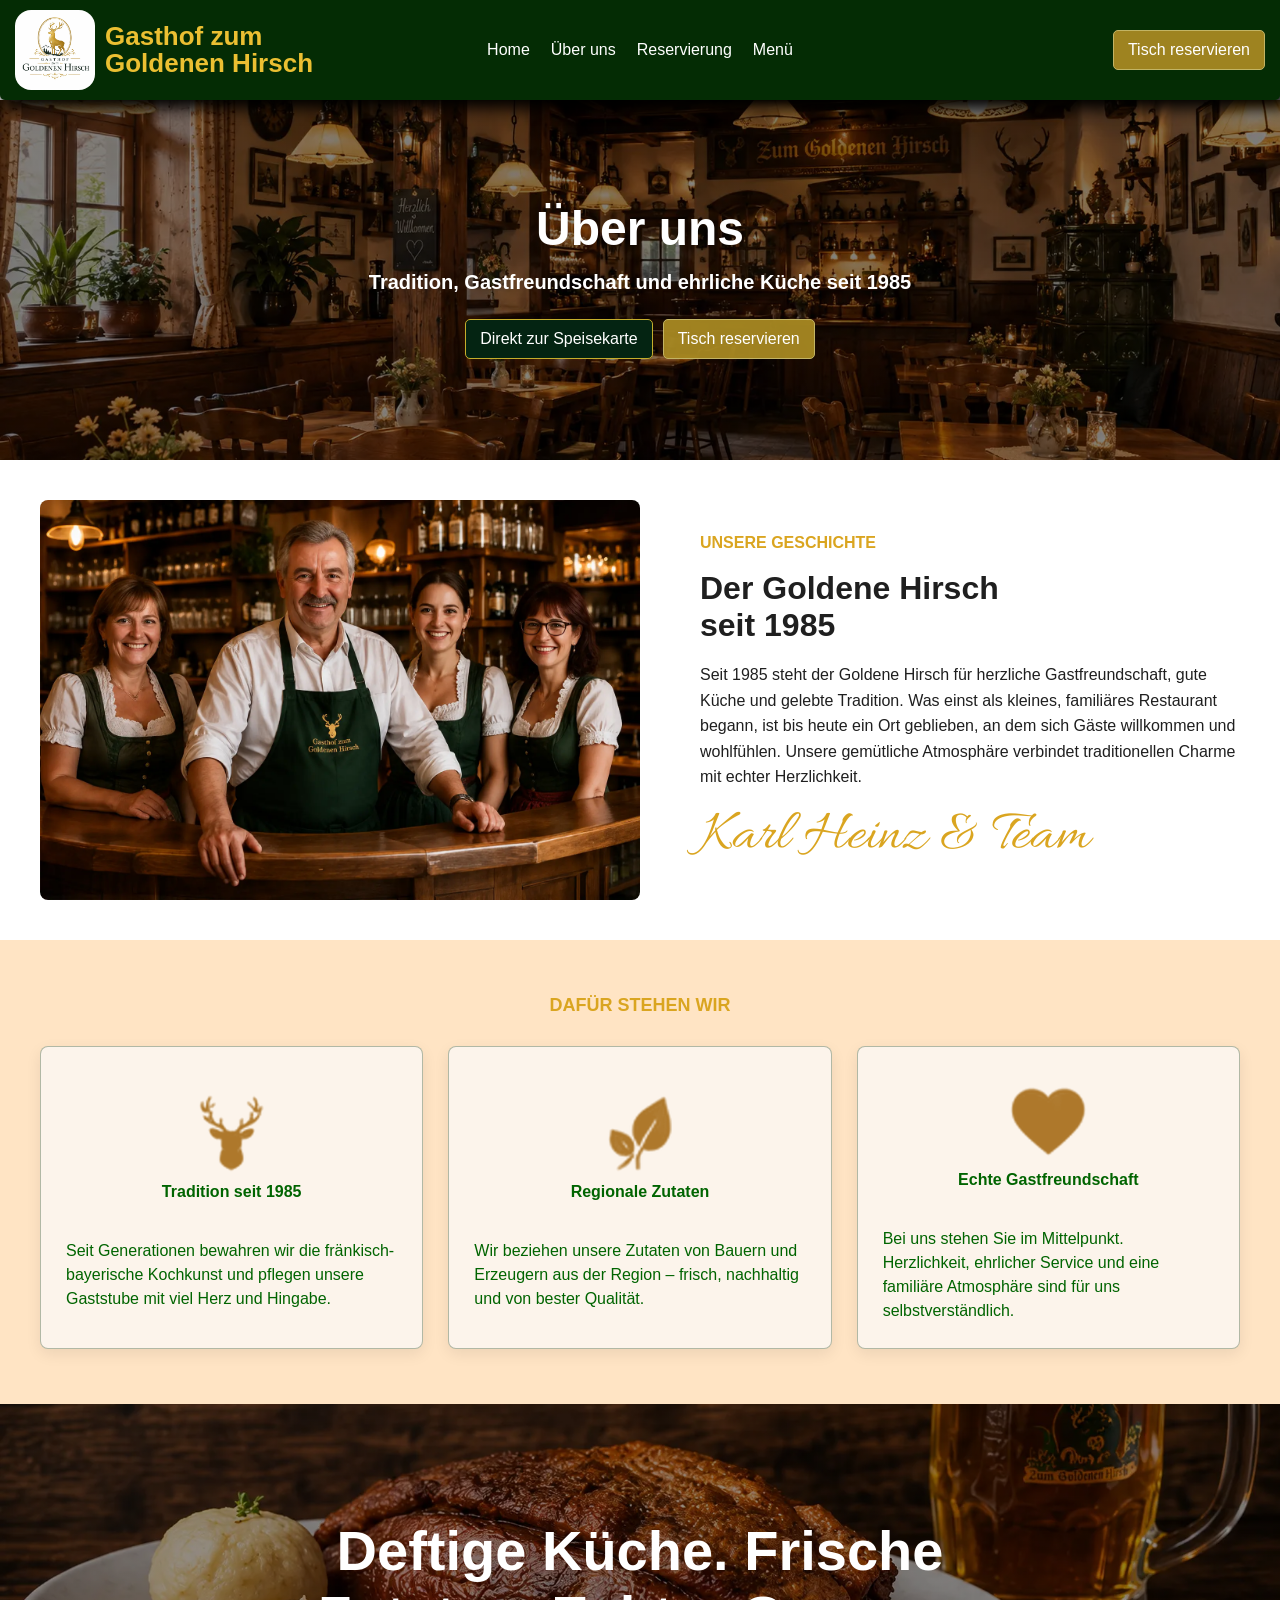
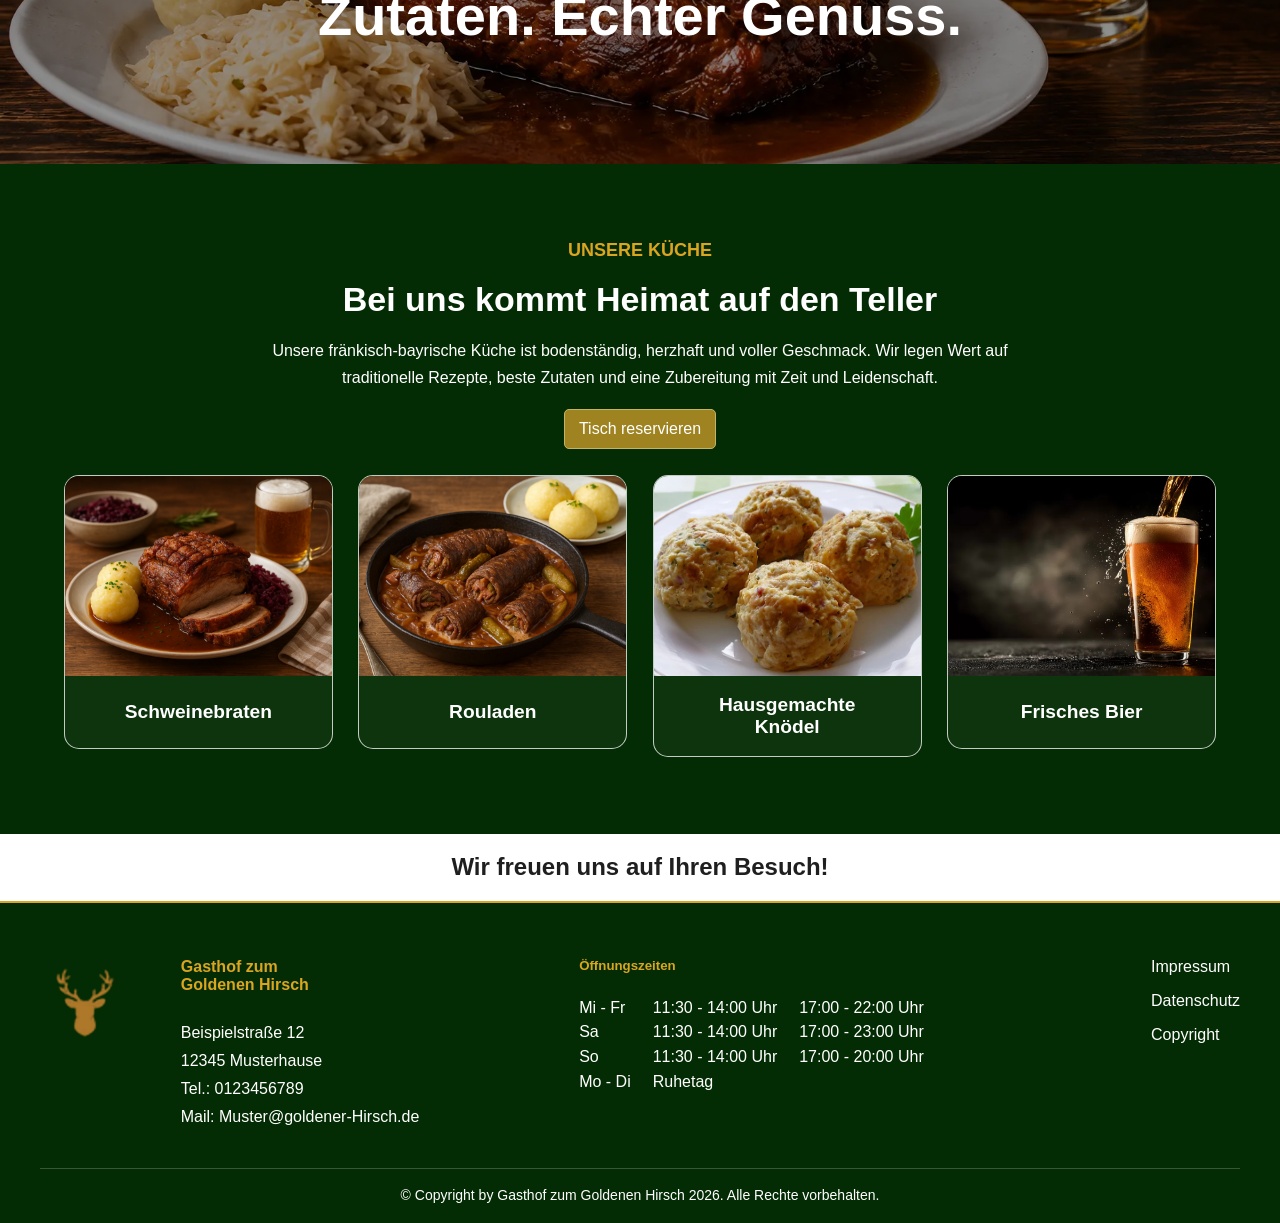
<file: ueber-uns/index.html>
<!doctype html>
<html lang="de">
  <head>
    <meta charset="UTF-8" />

    <meta name="viewport" content="width=device-width, initial-scale=1.0" />

    <title>Über uns | Goldener Hirsch</title>

    <link rel="stylesheet" href="ueber-uns.css" />

    <link rel="preconnect" href="https://fonts.googleapis.com" />
    <link rel="preconnect" href="https://fonts.gstatic.com" crossorigin />

    <link
      href="https://fonts.googleapis.com/css2?family=Allura&display=swap"
      rel="stylesheet"
    />


  </head>

  <body>
    <header>
      <div id="headerLogo">
        <img
          src="../assets/images/Gasthof zum Goldenen Hirsch - Logo.webp"
          alt="Logo Gasthof zum Goldenen Hirsch"
        />

        <h1>
          Gasthof zum <br />
          Goldenen Hirsch
        </h1>
      </div>

      <button
        class="menu-button"
        id="menuButton"
        type="button"
        aria-label="Navigation öffnen"
        aria-expanded="false"
      >
        <span></span>
        <span></span>
        <span></span>
      </button>

      <nav id="navigation">
        <a href="../index.html">Home</a>
        <a href="index.html">Über uns</a>
        <a href="../reservierung/index.html">Reservierung</a>
        <a href="../menue/index.html">Menü</a>
      </nav>

      <button class="reserve-button header-reserve-button" type="button">
        Tisch reservieren
      </button>
    </header>

    <main>
      <section class="ueberHeader">
        <div id="headings">
          <h2>Über uns</h2>

          <h4>Tradition, Gastfreundschaft und ehrliche Küche seit 1985</h4>
        </div>

        <div id="headingsButtons">
          <form action="../menue/index.html" method="get" style="display: inline;">
            <button id="dirspeiseButton" type="submit">
              Direkt zur Speisekarte
            </button>
          </form>

          <form action="../reservierung/index.html" method="get" style="display: inline;">
            <button class="reserve-button" type="submit">
              Tisch reservieren
            </button>
          </form>
        </div>
      </section>

      <section class="Zwei">
        <img
          src="../assets/images/Team.webp"
          alt="Das Team des Goldenen Hirsch"
        />

        <div class="ueberStory">
          <h5>UNSERE GESCHICHTE</h5>

          <h3>
            Der Goldene Hirsch <br />
            seit 1985
          </h3>

          <p>
            Seit 1985 steht der Goldene Hirsch für herzliche Gastfreundschaft,
            gute Küche und gelebte Tradition. Was einst als kleines, familiäres
            Restaurant begann, ist bis heute ein Ort geblieben, an dem sich
            Gäste willkommen und wohlfühlen. Unsere gemütliche Atmosphäre
            verbindet traditionellen Charme mit echter Herzlichkeit.
          </p>

          <p id="signature">Karl Heinz & Team</p>
        </div>
      </section>

      <section class="container">
        <h4 id="containerHeader">DAFÜR STEHEN WIR</h4>

        <div class="boxen">
          <article class="box">
            <img src="../assets/images/hirsch_icon.webp" alt="Hirsch" />
            <h4>Tradition seit 1985</h4>

            <p>
              Seit Generationen bewahren wir die fränkisch-bayerische Kochkunst
              und pflegen unsere Gaststube mit viel Herz und Hingabe.
            </p>
          </article>

          <article class="box">
            <img src="../assets/images/blaetter_icon.webp" alt="Blatt" />
            <h4>Regionale Zutaten</h4>

            <p>
              Wir beziehen unsere Zutaten von Bauern und Erzeugern aus der
              Region – frisch, nachhaltig und von bester Qualität.
            </p>
          </article>

          <article class="box">
            <img src="../assets/images/herz_icon.webp" alt="Herz" />
            <h4>Echte Gastfreundschaft</h4>

            <p>
              Bei uns stehen Sie im Mittelpunkt. Herzlichkeit, ehrlicher Service
              und eine familiäre Atmosphäre sind für uns selbstverständlich.
            </p>
          </article>
        </div>
      </section>

      <section class="container2">
        <div class="container2Header">
          <h3>Deftige Küche. Frische Zutaten. Echter Genuss.</h3>
        </div>
      </section>

      <section class="container3">
        <div class="cont3Main">
          <h3>UNSERE KÜCHE</h3>

          <h4>Bei uns kommt Heimat auf den Teller</h4>

          <p>
            Unsere fränkisch-bayrische Küche ist bodenständig, herzhaft und
            voller Geschmack. Wir legen Wert auf traditionelle Rezepte, beste
            Zutaten und eine Zubereitung mit Zeit und Leidenschaft.
          </p>

          <button class="reserve-button" type="button">
            Tisch reservieren
          </button>
        </div>
        <div class="cont3Box">
          <img
            src="../assets/images/schweinebraten.webp"
            alt="Schweinebraten"
          />
          <h5>Schweinebraten</h5>
        </div>
        <div class="cont3Box">
          <img src="../assets/images/rouladen.webp" alt="Rouladen" />
          <h5>Rouladen</h5>
        </div>
        <div class="cont3Box">
          <img
            src="../assets/images/hausgemachte-knoedel.webp"
            alt="Hausgemachte Knödel"
          />
          <h5>Hausgemachte <br />Knödel</h5>
        </div>
        <div class="cont3Box">
          <img src="../assets/images/frisches-bier.webp" alt="Frisches Bier" />
          <h5>Frisches Bier</h5>
        </div>
      </section>

      <section>
        <h2 style="text-align: center">Wir freuen uns auf Ihren Besuch!</h2>
      </section>
    </main>

    <footer>
      <div class="footMain">
        <div class="foot1h">
          <img src="../assets/images/hirsch_icon.webp" alt="Hirschlogo" />
        </div>
        <div class="foot1">
          <h4>Gasthof zum <br />Goldenen Hirsch</h4>
          <address>Beispielstraße 12</address>
          <address>12345 Musterhause</address>
          <address>Tel.: 0123456789</address>
          <address>Mail: Muster@goldener-Hirsch.de</address>
        </div>

        <div class="foot2o">
          <h5>Öffnungszeiten</h5>
          <div class="foot2">
            <div class="oeffnungszeiten">
              <p>Mi - Fr</p>
              <p>Sa</p>
              <p>So</p>
              <p>Mo - Di</p>
            </div>
            <div class="oeffnungszeiten">
              <p>11:30 - 14:00 Uhr</p>
              <p>11:30 - 14:00 Uhr</p>
              <p>11:30 - 14:00 Uhr</p>
              <p>Ruhetag</p>
            </div>
            <div class="oeffnungszeiten">
              <p>17:00 - 22:00 Uhr</p>
              <p>17:00 - 23:00 Uhr</p>
              <p>17:00 - 20:00 Uhr</p>
            </div>
          </div>
        </div>

        <div class="foot3i">
          <a href="">Impressum</a>
          <a href="">Datenschutz</a>
          <a href="">Copyright</a>
        </div>
      </div>

      <p>
        © Copyright by Gasthof zum Goldenen Hirsch 2026. Alle Rechte
        vorbehalten.
      </p>
    </footer>
  </body>
</html>
</file>
<file: ueber-uns/ueber-uns.css>
/* ==============================
   GRUNDEINSTELLUNGEN
============================== */

* {
  box-sizing: border-box;
}

html {
  scroll-behavior: smooth;
}

body {
  margin: 0;
  background-color: white;
  font-family: Arial, Helvetica, sans-serif;
  color: #1f1f1f;
  overflow-x: hidden;
}

img {
  display: block;
  max-width: 100%;
  height: auto;
}

button {
  font: inherit;
  cursor: pointer;
}

/* ==============================
   HEADER – DESKTOP
============================== */

header {
  position: relative;

  display: grid;
  grid-template-columns: 1fr auto 1fr;
  align-items: center;

  min-height: 100px;
  padding: 0 15px;

  background-color: rgb(4, 44, 4);
  color: rgb(235, 191, 50);

  box-shadow: 5px 5px 15px 3px #000000;
  border-bottom-left-radius: 5px;
  border-bottom-right-radius: 5px;

  z-index: 1000;
}

#headerLogo {
  display: flex;
  align-items: center;
  justify-self: start;

  min-width: 0;
}

#headerLogo img {
  width: auto;
  height: 80px;

  margin-right: 10px;
  border-radius: 20%;

  flex-shrink: 0;
}

#headerLogo h1 {
  margin: 0;

  font-size: 26px;
  line-height: 1.05;
}

nav {
  display: flex;
  align-items: center;
  justify-content: center;

  gap: 5px;
  justify-self: center;
}

header a {
  padding: 8px;

  color: white;
  text-decoration: none;

  white-space: nowrap;
}

header a:hover {
  text-decoration: underline;
  text-underline-offset: 5px;
  text-decoration-thickness: 2px;
  text-decoration-color: rgba(168, 137, 34, 0.945);
}

/* ==============================
   BUTTONS
============================== */

.reserve-button {
  padding: 10px 14px;

  color: white;
  background-color: rgba(168, 137, 34, 0.945);

  border: 1px solid rgb(194, 180, 100);
  border-radius: 5px;
}

.reserve-button:hover {
  color: black;
  background-color: rgb(194, 180, 100);
}

.header-reserve-button {
  justify-self: end;
}

#dirspeiseButton {
  padding: 10px 14px;

  color: white;
  background-color: rgb(4, 36, 18);

  border: 1px solid rgb(197, 174, 44);
  border-radius: 5px;
}

#dirspeiseButton:hover {
  background-color: rgb(9, 70, 32);
}

/* ==============================
   BURGER-BUTTON
============================== */

.menu-button {
  display: none;
  flex-direction: column;
  justify-content: center;

  gap: 5px;

  width: 44px;
  height: 44px;
  padding: 7px;

  background: none;
  border: none;
}

.menu-button span {
  display: block;

  width: 30px;
  height: 3px;

  background-color: white;
  border-radius: 10px;

  transition:
    transform 0.3s ease,
    opacity 0.3s ease;
}

.menu-button.aktiv span:nth-child(1) {
  transform: translateY(8px) rotate(45deg);
}

.menu-button.aktiv span:nth-child(2) {
  opacity: 0;
}

.menu-button.aktiv span:nth-child(3) {
  transform: translateY(-8px) rotate(-45deg);
}

/* ==============================
   HERO / ÜBER-UNS-HEADER
============================== */

.ueberHeader {
  min-height: 40vh;
  padding: 60px 20px;

  display: flex;
  flex-direction: column;
  justify-content: center;
  align-items: center;

  background-image:
    linear-gradient(rgba(0, 0, 0, 0.48), rgba(0, 0, 0, 0.48)),
    url("../assets/images/Gastraum.webp");

  background-size: cover;
  background-position: center;
  background-repeat: no-repeat;

  text-align: center;
}

#headings {
  color: white;
}

#headings h2 {
  margin: 0 0 15px;

  font-size: clamp(32px, 5vw, 48px);
}

#headings h4 {
  margin: 0;

  font-size: clamp(16px, 2vw, 20px);
}

#headingsButtons {
  display: flex;
  justify-content: center;
  align-items: center;

  gap: 10px;
  margin-top: 25px;
}

/* ==============================
   GESCHICHTE
============================== */

.Zwei {
  width: min(1200px, calc(100% - 40px));
  margin: 40px auto;

  display: flex;
  align-items: stretch;

  gap: 5%;
}

.Zwei > img {
  width: 50%;
  object-fit: cover;

  border-radius: 8px;
}

.ueberStory {
  width: 45%;

  display: flex;
  flex-direction: column;
  justify-content: center;
  align-items: flex-start;

  gap: 18px;
}

.ueberStory h5,
.ueberStory h3,
.ueberStory p,
#signature {
  margin: 0;
}

.ueberStory h5 {
  color: goldenrod;
  font-size: 16px;
}

.ueberStory h3 {
  font-size: clamp(24px, 3vw, 32px);
}

.ueberStory p {
  line-height: 1.6;
}

#signature {
  color: goldenrod;
  font-family: "Allura", cursive;
  font-size: clamp(42px, 5vw, 58px);
  line-height: 1;
}

/* ==============================
   WERTE-BOXEN
============================== */

.container {
  padding: 55px 20px;

  display: flex;
  flex-direction: column;
  align-items: center;

  background-color: bisque;
}

#containerHeader {
  margin: 0 0 30px;

  color: goldenrod;
  font-size: 18px;
}

.boxen {
  width: min(1200px, 100%);

  display: grid;
  grid-template-columns: repeat(3, 1fr);

  gap: 25px;
}

.box {
  padding: 25px;

  color: darkgreen;
  background-color: rgb(252, 244, 235);

  border: 1px solid rgba(4, 44, 4, 0.3);
  border-radius: 8px;

  box-shadow: 0 5px 15px rgba(0, 0, 0, 0.08);

  display: flex;
  flex-direction: column;
  justify-content: center;
  align-items: center;
  transition: 0.3s;
}

.box h4 {
  margin-top: 0;
  color: darkgreen;
}

.box p {
  margin-bottom: 0;
  line-height: 1.5;
}

.box img {
  max-width: 30%;
}

/* ==============================
   SEKTION 2 – BILDBEREICH
============================== */

.container2 {
  min-height: clamp(280px, 40vh, 520px);
  padding: clamp(50px, 8vw, 90px) 20px;

  display: flex;
  justify-content: center;
  align-items: center;

  background-image:
    linear-gradient(rgba(0, 0, 0, 0.42), rgba(0, 0, 0, 0.42)),
    url("../assets/images/Bratenbild.webp");
  background-size: cover;
  background-position: center;
  background-repeat: no-repeat;

  text-align: center;
}

.container2Header {
  width: min(900px, 100%);
  color: white;
}

.container2Header h3 {
  margin: 0;
  font-size: clamp(30px, 5vw, 56px);
  line-height: 1.15;
  text-wrap: balance;
}

/* ==============================
   SEKTION 3 – UNSERE KÜCHE
============================== */

.container3 {
  padding: clamp(50px, 6vw, 90px) clamp(20px, 5vw, 80px);

  display: grid;
  grid-template-columns: minmax(280px, 1.35fr) repeat(4, minmax(150px, 1fr));
  align-items: start;
  gap: clamp(16px, 2vw, 30px);

  background-color: rgb(4, 44, 4);
}

.cont3Main {
  min-width: 0;

  display: flex;
  flex-direction: column;
  justify-content: center;
  align-items: flex-start;

  color: white;
}

.cont3Main h3,
.cont3Main h4,
.cont3Main p {
  margin-top: 0;
}

.cont3Main h3 {
  color: goldenrod;
  font-size: 18px;
}

.cont3Main h4 {
  margin-bottom: 18px;
  font-size: clamp(25px, 3vw, 34px);
  line-height: 1.2;
}

.cont3Main p {
  margin-bottom: 18px;
  line-height: 1.65;
}

.cont3Box {
  min-width: 0;
  overflow: hidden;

  display: flex;
  flex-direction: column;

  color: white;
  background-color: rgba(255, 255, 255, 0.04);

  border: 1px solid rgba(255, 255, 255, 0.75);
  border-radius: 15px;

  text-align: center;
  transition:
    transform 0.3s ease,
    box-shadow 0.3s ease;
}

.cont3Box img {
  width: 100%;
  aspect-ratio: 4 / 3;
  object-fit: cover;
}

.cont3Box h5 {
  min-height: 72px;
  margin: 0;
  padding: 18px 12px;

  display: grid;
  place-items: center;

  font-size: clamp(17px, 1.5vw, 22px);
}

/* ==============================
   FOOTER
============================== */

footer {
  padding: 55px 20px 20px;

  display: flex;
  flex-direction: column;
  align-items: center;

  color: white;
  background-color: rgb(4, 44, 4);
  border-top: 2px solid goldenrod;
}

.footMain {
  width: min(1200px, 100%);

  display: grid;
  grid-template-columns: auto minmax(180px, 1fr) minmax(340px, 1.5fr) auto;
  align-items: start;
  gap: clamp(25px, 4vw, 60px);
}

footer a {
  color: white;
  text-decoration: none;
}

footer > p {
  width: min(1200px, 100%);
  margin: 40px 0 0;
  padding-top: 18px;

  border-top: 1px solid rgba(255, 255, 255, 0.2);
  text-align: center;
  font-size: 14px;
}

footer a:hover {
  text-decoration: underline;
  text-underline-offset: 5px;
  text-decoration-thickness: 2px;
  text-decoration-color: rgba(168, 137, 34, 0.945);
}

.foot1h img {
  width: clamp(60px, 7vw, 90px);
}

.foot1 h4,
.foot2o h5 {
  margin-top: 0;
  color: goldenrod;
}

.foot1 {
  display: flex;
  flex-direction: column;
  gap: 5px;
}

.foot1 address {
  font-style: normal;
  line-height: 1.45;
}

.foot2 {
  display: grid;
  grid-template-columns: max-content max-content max-content;
  gap: clamp(8px, 2vw, 22px);
}

.oeffnungszeiten p,
#oeffnungszeiten p {
  margin: 0;
  line-height: 1.55;
  white-space: nowrap;
}

.foot3i {
  display: flex;
  flex-direction: column;
  align-items: flex-start;
  gap: 16px;
}

/* Hover-Effekte nur auf Geräten mit echter Maus */
@media (hover: hover) and (pointer: fine) {
  .box:hover,
  .cont3Box:hover {
    transform: translateY(-6px);
    box-shadow: 0 12px 24px rgba(0, 0, 0, 0.28);
  }
}

/* ==============================
   MITTLERE DESKTOPS
============================== */

@media (max-width: 1400px) and (min-width: 1101px) {
  .container3 {
    grid-template-columns: repeat(4, minmax(0, 1fr));
  }

  .cont3Main {
    grid-column: 1 / -1;
    width: min(760px, 100%);
    justify-self: center;
    align-items: center;
    text-align: center;
  }

  .cont3Main .reserve-button {
    align-self: center;
  }
}

/* ==============================
   KLEINERE DESKTOPS / TABLETS
============================== */

@media (max-width: 1100px) {
  header {
    display: flex;
    justify-content: space-between;
    align-items: center;

    min-height: 85px;
    padding: 8px 15px;
  }

  #headerLogo img {
    height: 65px;
  }

  #headerLogo h1 {
    font-size: 20px;
  }

  .header-reserve-button {
    display: none;
  }

  .menu-button {
    display: flex;
    flex-shrink: 0;
  }

  nav {
    display: none;

    position: absolute;
    top: 100%;
    left: 0;

    width: 100%;

    flex-direction: column;
    align-items: stretch;
    gap: 0;

    background-color: rgb(4, 44, 4);
    box-shadow: 0 8px 10px rgba(0, 0, 0, 0.3);
  }

  nav.offen {
    display: flex;
  }

  nav a {
    width: 100%;
    padding: 16px 20px;
    text-align: center;
    border-top: 1px solid rgba(255, 255, 255, 0.15);
  }

  .container3 {
    grid-template-columns: repeat(2, minmax(0, 1fr));
  }

  .cont3Main {
    grid-column: 1 / -1;
    align-items: center;
    text-align: center;
  }

  .cont3Main .reserve-button {
    align-self: center;
  }

  .footMain {
    grid-template-columns: auto 1fr 1.6fr;
  }

  .foot3i {
    grid-column: 2 / -1;
    flex-direction: row;
    flex-wrap: wrap;
  }
}

/* ==============================
   TABLETS
============================== */

@media (max-width: 800px) {
  .Zwei {
    width: min(700px, calc(100% - 30px));
    margin: 35px auto;

    flex-direction: column;
    gap: 30px;
  }

  .Zwei > img,
  .ueberStory {
    width: 100%;
  }

  .Zwei > img {
    max-height: 480px;
  }

  .ueberStory {
    align-items: center;
    text-align: center;
  }

  .boxen {
    grid-template-columns: repeat(2, minmax(0, 1fr));
    max-width: 760px;
    text-align: center;
  }

  .footMain {
    grid-template-columns: auto 1fr;
  }

  .foot2o,
  .foot3i {
    grid-column: 1 / -1;
  }

  .foot3i {
    flex-direction: row;
  }
}

/* ==============================
   SMARTPHONES
============================== */

@media (max-width: 600px) {
  header {
    min-height: 75px;
    padding: 6px 10px;
  }

  #headerLogo img {
    height: 55px;
    margin-right: 7px;
  }

  #headerLogo h1 {
    font-size: 16px;
  }

  .menu-button {
    width: 40px;
    height: 40px;
  }

  .menu-button span {
    width: 27px;
  }

  .ueberHeader {
    min-height: 50vh;
    padding: 50px 15px;
  }

  #headingsButtons {
    width: min(360px, 100%);
    flex-direction: column;
    align-items: stretch;
  }

  #headingsButtons button {
    width: 100%;
  }

  .Zwei {
    margin-top: 25px;
    margin-bottom: 25px;
  }

  .container {
    padding: 40px 15px;
  }

  .boxen {
    grid-template-columns: 1fr;
    max-width: 380px;
  }

  .box {
    padding: 20px;
  }

  .box img {
    width: 80px;
    max-width: 26%;
  }

  .container3 {
    grid-template-columns: 1fr;
    padding: 45px 15px;
  }

  .cont3Main {
    grid-column: auto;
  }

  .cont3Box {
    width: min(100%, 390px);
    justify-self: center;
  }

  footer {
    padding: 45px 15px 18px;
  }

  .footMain {
    grid-template-columns: 1fr;
    text-align: center;
  }

  .foot1h,
  .foot1,
  .foot2o,
  .foot3i {
    grid-column: auto;
    justify-self: center;
  }

  .foot1h img {
    margin-inline: auto;
  }

  .foot2 {
    grid-template-columns: max-content max-content max-content;
    justify-content: center;
    gap: 8px;
    font-size: clamp(12px, 3.3vw, 15px);
  }

  .foot3i {
    flex-direction: row;
    justify-content: center;
    align-items: center;
  }
}

@media (max-width: 390px) {
  #headerLogo h1 {
    font-size: 14px;
  }

  .foot2 {
    font-size: 11px;
    gap: 5px;
  }
}
</file>
